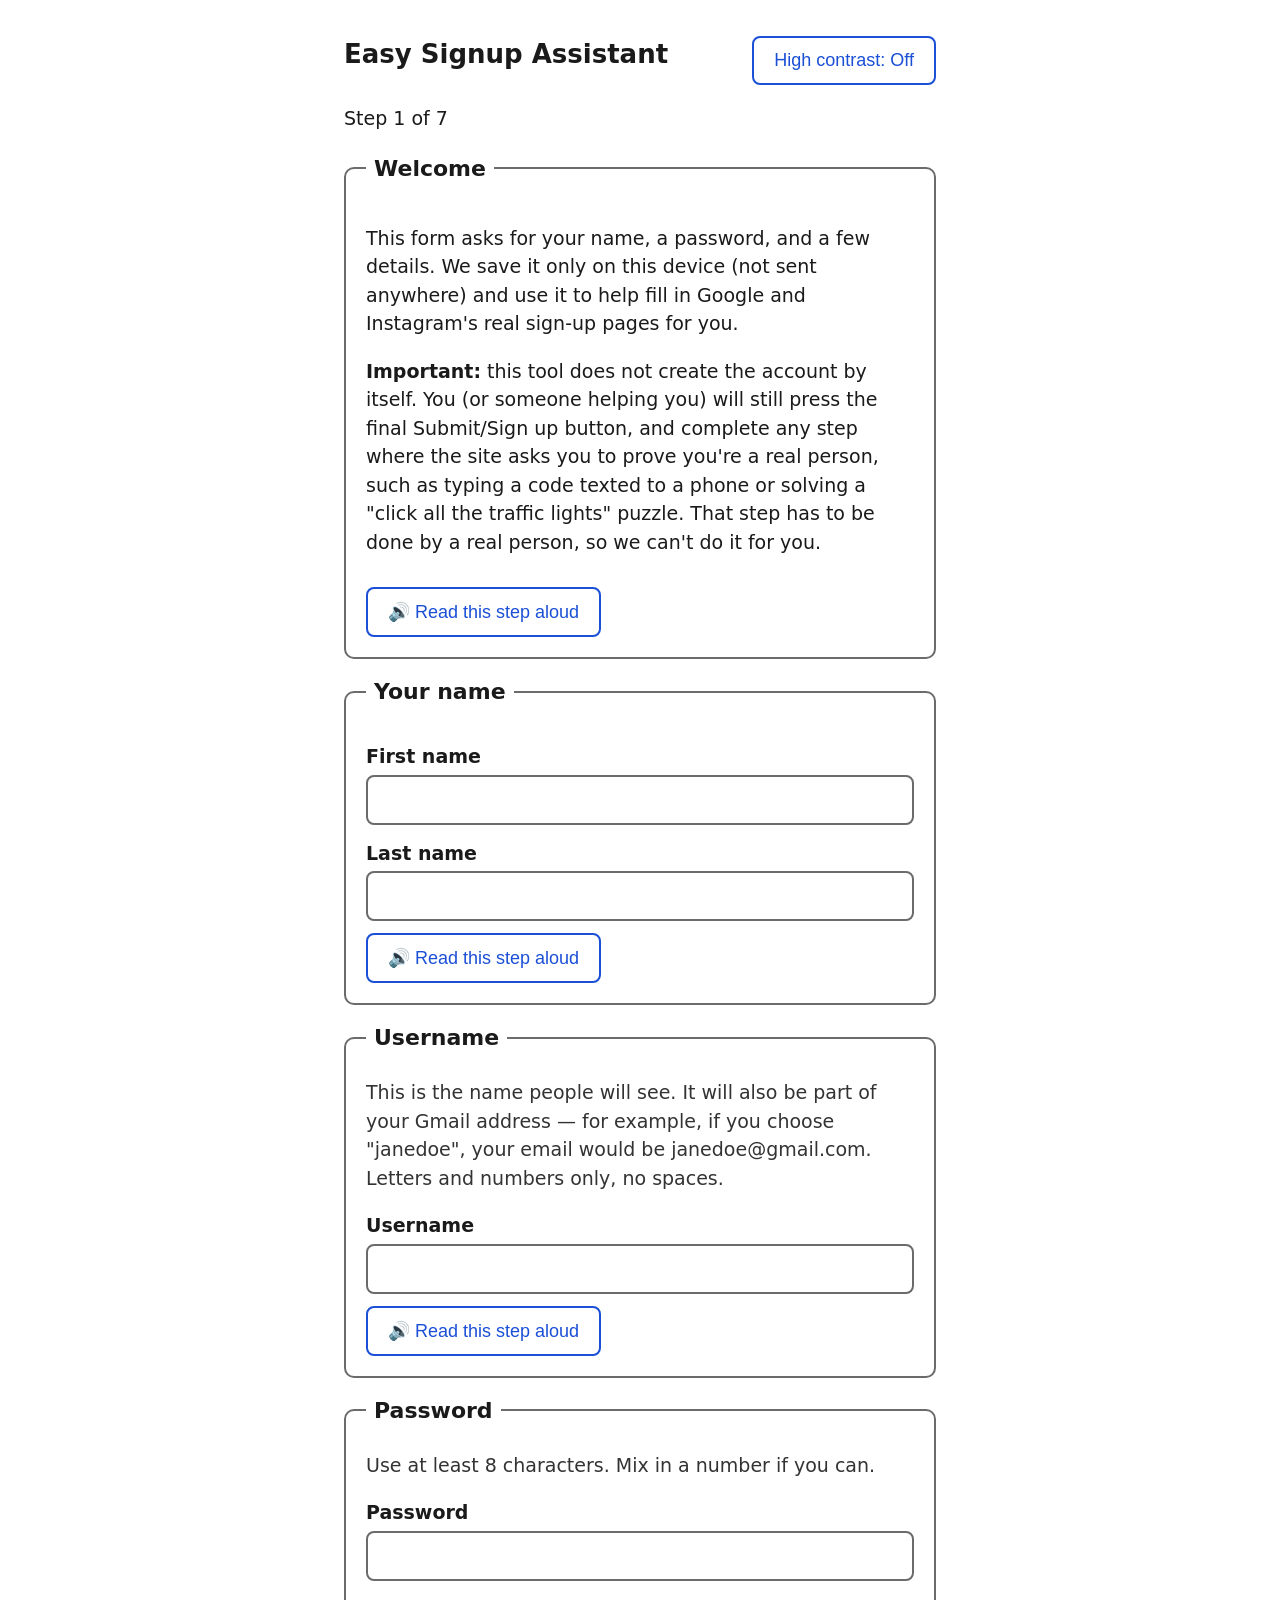
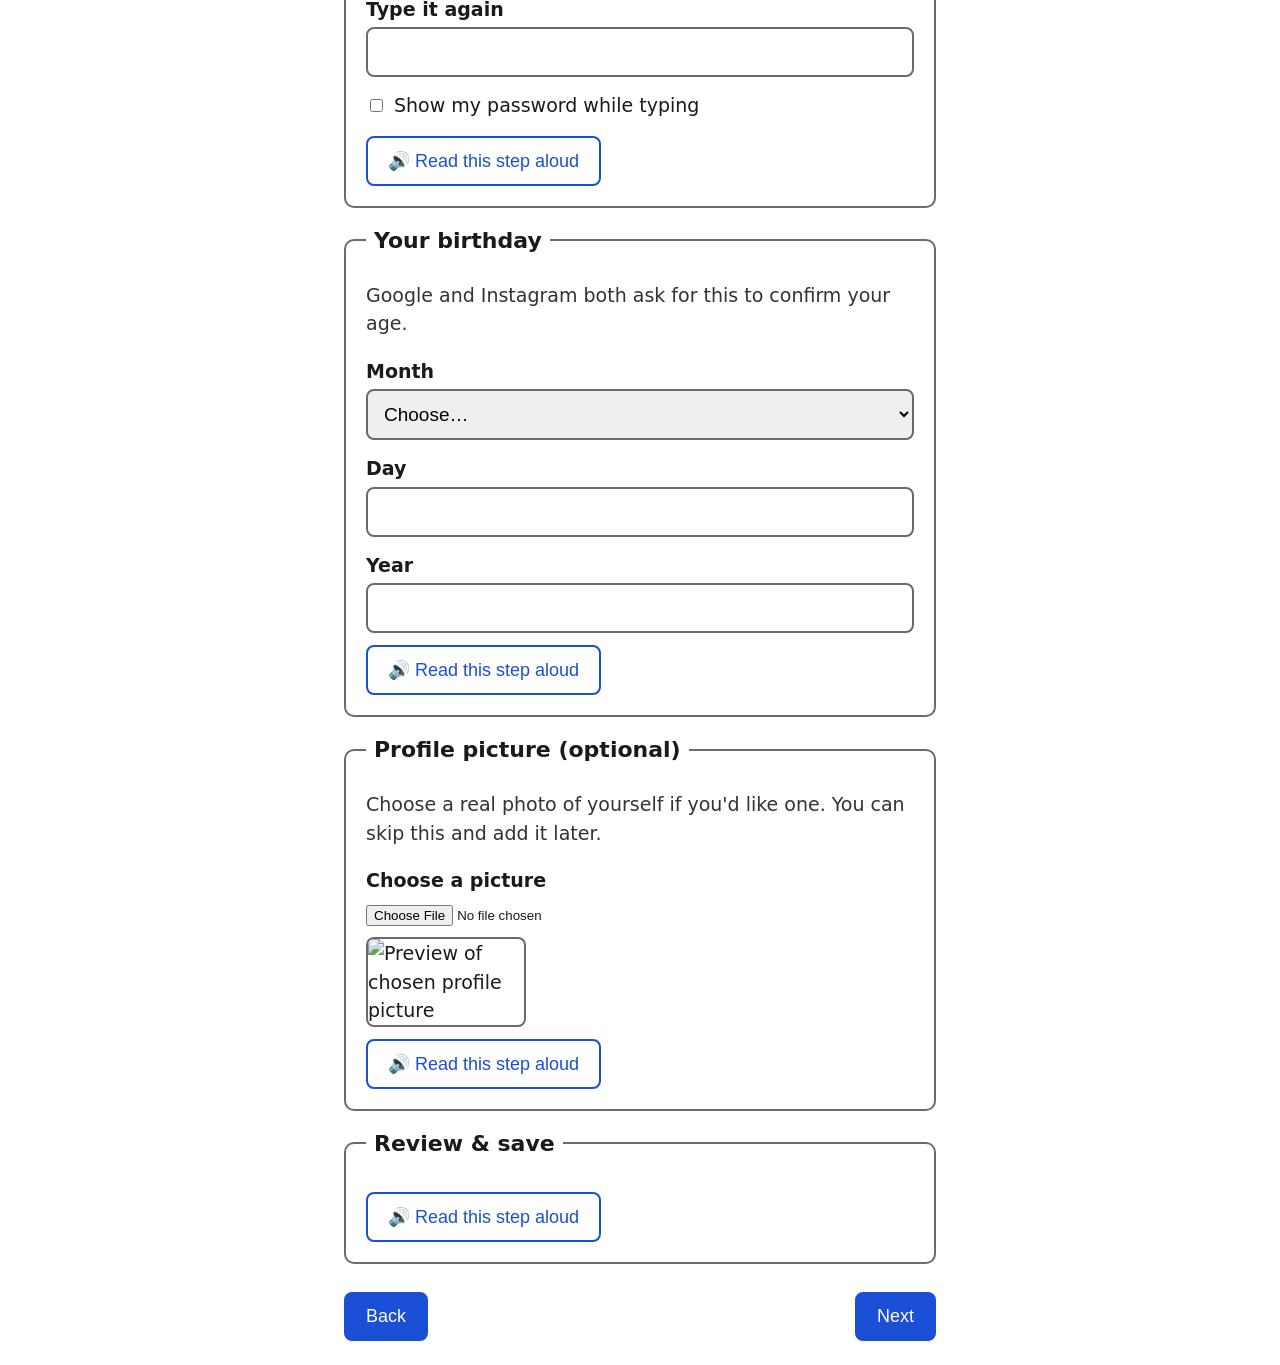
<file: extension/options.html>
<!doctype html>
<html lang="en">
<head>
<meta charset="utf-8" />
<title>Easy Signup Assistant — Your Info</title>
<link rel="stylesheet" href="options.css" />
</head>
<body>
  <a class="skip-link" href="#main">Skip to form</a>

  <header>
    <h1>Easy Signup Assistant</h1>
    <button id="contrastToggle" type="button" aria-pressed="false">High contrast: Off</button>
  </header>

  <main id="main">
    <p id="progress" aria-live="polite">Step 1 of 7</p>
    <div id="liveRegion" class="visually-hidden" aria-live="polite"></div>

    <form id="wizardForm" novalidate>

      <!-- Step 0: Welcome -->
      <fieldset data-step="0">
        <legend>Welcome</legend>
        <p>This form asks for your name, a password, and a few details. We save it only on this
           device (not sent anywhere) and use it to help fill in Google and Instagram's real
           sign-up pages for you.</p>
        <p><strong>Important:</strong> this tool does not create the account by itself. You (or
           someone helping you) will still press the final Submit/Sign up button, and complete
           any step where the site asks you to prove you're a real person, such as typing a code
           texted to a phone or solving a "click all the traffic lights" puzzle. That step has to
           be done by a real person, so we can't do it for you.</p>
        <button type="button" class="readAloud" data-target="0">🔊 Read this step aloud</button>
      </fieldset>

      <!-- Step 1: Name -->
      <fieldset data-step="1">
        <legend>Your name</legend>
        <label for="firstName">First name</label>
        <input id="firstName" name="firstName" type="text" autocomplete="given-name" required />

        <label for="lastName">Last name</label>
        <input id="lastName" name="lastName" type="text" autocomplete="family-name" required />
        <button type="button" class="readAloud" data-target="1">🔊 Read this step aloud</button>
      </fieldset>

      <!-- Step 2: Username -->
      <fieldset data-step="2">
        <legend>Username</legend>
        <p class="hint">This is the name people will see. It will also be part of your Gmail
           address — for example, if you choose "janedoe", your email would be
           janedoe@gmail.com. Letters and numbers only, no spaces.</p>
        <label for="usernameBase">Username</label>
        <input id="usernameBase" name="usernameBase" type="text" autocomplete="username" required
               pattern="[A-Za-z0-9_.]+" />
        <button type="button" class="readAloud" data-target="2">🔊 Read this step aloud</button>
      </fieldset>

      <!-- Step 3: Password -->
      <fieldset data-step="3">
        <legend>Password</legend>
        <p class="hint">Use at least 8 characters. Mix in a number if you can.</p>
        <label for="password">Password</label>
        <input id="password" name="password" type="password" autocomplete="new-password" required minlength="8" />

        <label for="confirmPassword">Type it again</label>
        <input id="confirmPassword" name="confirmPassword" type="password" autocomplete="new-password" required minlength="8" />

        <label class="checkbox">
          <input type="checkbox" id="showPassword" /> Show my password while typing
        </label>
        <p id="passwordMismatch" class="error" role="alert" hidden>Those two passwords don't match yet.</p>
        <button type="button" class="readAloud" data-target="3">🔊 Read this step aloud</button>
      </fieldset>

      <!-- Step 4: Birthday -->
      <fieldset data-step="4">
        <legend>Your birthday</legend>
        <p class="hint">Google and Instagram both ask for this to confirm your age.</p>
        <label for="birthMonth">Month</label>
        <select id="birthMonth" name="birthMonth" required>
          <option value="">Choose…</option>
          <option value="1">January</option><option value="2">February</option>
          <option value="3">March</option><option value="4">April</option>
          <option value="5">May</option><option value="6">June</option>
          <option value="7">July</option><option value="8">August</option>
          <option value="9">September</option><option value="10">October</option>
          <option value="11">November</option><option value="12">December</option>
        </select>

        <label for="birthDay">Day</label>
        <input id="birthDay" name="birthDay" type="number" min="1" max="31" required />

        <label for="birthYear">Year</label>
        <input id="birthYear" name="birthYear" type="number" min="1900" max="2026" required />
        <button type="button" class="readAloud" data-target="4">🔊 Read this step aloud</button>
      </fieldset>

      <!-- Step 5: Photo -->
      <fieldset data-step="5">
        <legend>Profile picture (optional)</legend>
        <p class="hint">Choose a real photo of yourself if you'd like one. You can skip this and add it later.</p>
        <label for="photo">Choose a picture</label>
        <input id="photo" name="photo" type="file" accept="image/*" />
        <img id="photoPreview" alt="Preview of chosen profile picture" hidden />
        <button type="button" id="removePhoto" hidden>Remove picture</button>
        <button type="button" class="readAloud" data-target="5">🔊 Read this step aloud</button>
      </fieldset>

      <!-- Step 6: Review -->
      <fieldset data-step="6">
        <legend>Review &amp; save</legend>
        <div id="reviewSummary"></div>
        <button type="button" class="readAloud" data-target="6">🔊 Read this step aloud</button>
      </fieldset>

      <nav class="wizard-nav">
        <button type="button" id="backBtn">Back</button>
        <button type="button" id="nextBtn">Next</button>
        <button type="submit" id="saveBtn" hidden>Save my info</button>
      </nav>
    </form>

    <p id="savedMessage" role="status" hidden>
      ✅ Saved on this device. Now go to Google's or Instagram's sign-up page — we'll offer to help fill it in.
    </p>
  </main>

  <script src="options.js"></script>
</body>
</html>
</file>
<file: extension/options.css>
:root {
  --text: #1a1a1a;
  --bg: #ffffff;
  --accent: #1a4fd6;
  --border: #6b6b6b;
  --error: #b3261e;
}

* { box-sizing: border-box; }

body {
  font-family: system-ui, -apple-system, "Segoe UI", sans-serif;
  font-size: 19px;
  line-height: 1.5;
  color: var(--text);
  background: var(--bg);
  max-width: 640px;
  margin: 0 auto;
  padding: 24px;
}

.skip-link {
  position: absolute;
  left: -999px;
  top: 0;
}
.skip-link:focus {
  left: 8px;
  top: 8px;
  background: #fff;
  padding: 8px;
  z-index: 10;
}

header {
  display: flex;
  justify-content: space-between;
  align-items: center;
  gap: 12px;
  margin-bottom: 16px;
  flex-wrap: wrap;
}

h1 { font-size: 26px; margin: 0; }

fieldset {
  border: 2px solid var(--border);
  border-radius: 10px;
  padding: 20px;
  margin: 0 0 16px;
}

fieldset[hidden] { display: none; }

legend {
  font-size: 22px;
  font-weight: 700;
  padding: 0 8px;
}

label {
  display: block;
  font-weight: 600;
  margin-top: 14px;
  margin-bottom: 4px;
}

label.checkbox {
  display: flex;
  align-items: center;
  gap: 8px;
  font-weight: 400;
}
label.checkbox input { width: auto; }

input[type="text"],
input[type="password"],
input[type="number"],
select {
  width: 100%;
  font-size: 19px;
  padding: 12px;
  border: 2px solid var(--border);
  border-radius: 8px;
}

input:focus, select:focus, button:focus {
  outline: 3px solid var(--accent);
  outline-offset: 2px;
}

.hint { color: #333; margin-top: 4px; }

.error {
  color: var(--error);
  font-weight: 700;
  margin-top: 8px;
}

button {
  font-size: 18px;
  padding: 12px 20px;
  border-radius: 8px;
  border: 2px solid var(--accent);
  background: var(--accent);
  color: #fff;
  cursor: pointer;
  margin-top: 12px;
}

button.secondary, .readAloud, #removePhoto, #contrastToggle {
  background: #fff;
  color: var(--accent);
}

.wizard-nav {
  display: flex;
  justify-content: space-between;
  gap: 12px;
}

#photoPreview {
  display: block;
  margin-top: 10px;
  max-width: 160px;
  border-radius: 8px;
  border: 2px solid var(--border);
}

#reviewSummary dl {
  display: grid;
  grid-template-columns: auto 1fr;
  gap: 6px 16px;
}
#reviewSummary dt { font-weight: 700; }

#savedMessage {
  margin-top: 20px;
  padding: 14px;
  border: 2px solid #1a7d3a;
  border-radius: 8px;
  background: #eafbee;
  font-weight: 600;
}

.visually-hidden {
  position: absolute;
  width: 1px; height: 1px;
  overflow: hidden;
  clip: rect(0 0 0 0);
}

/* High contrast mode */
body.high-contrast {
  --text: #ffffff;
  --bg: #000000;
  --accent: #ffdd00;
  --border: #ffffff;
}
body.high-contrast button {
  color: #000;
}
body.high-contrast .readAloud,
body.high-contrast #removePhoto,
body.high-contrast #contrastToggle {
  color: var(--accent);
  background: #000;
}
</file>
